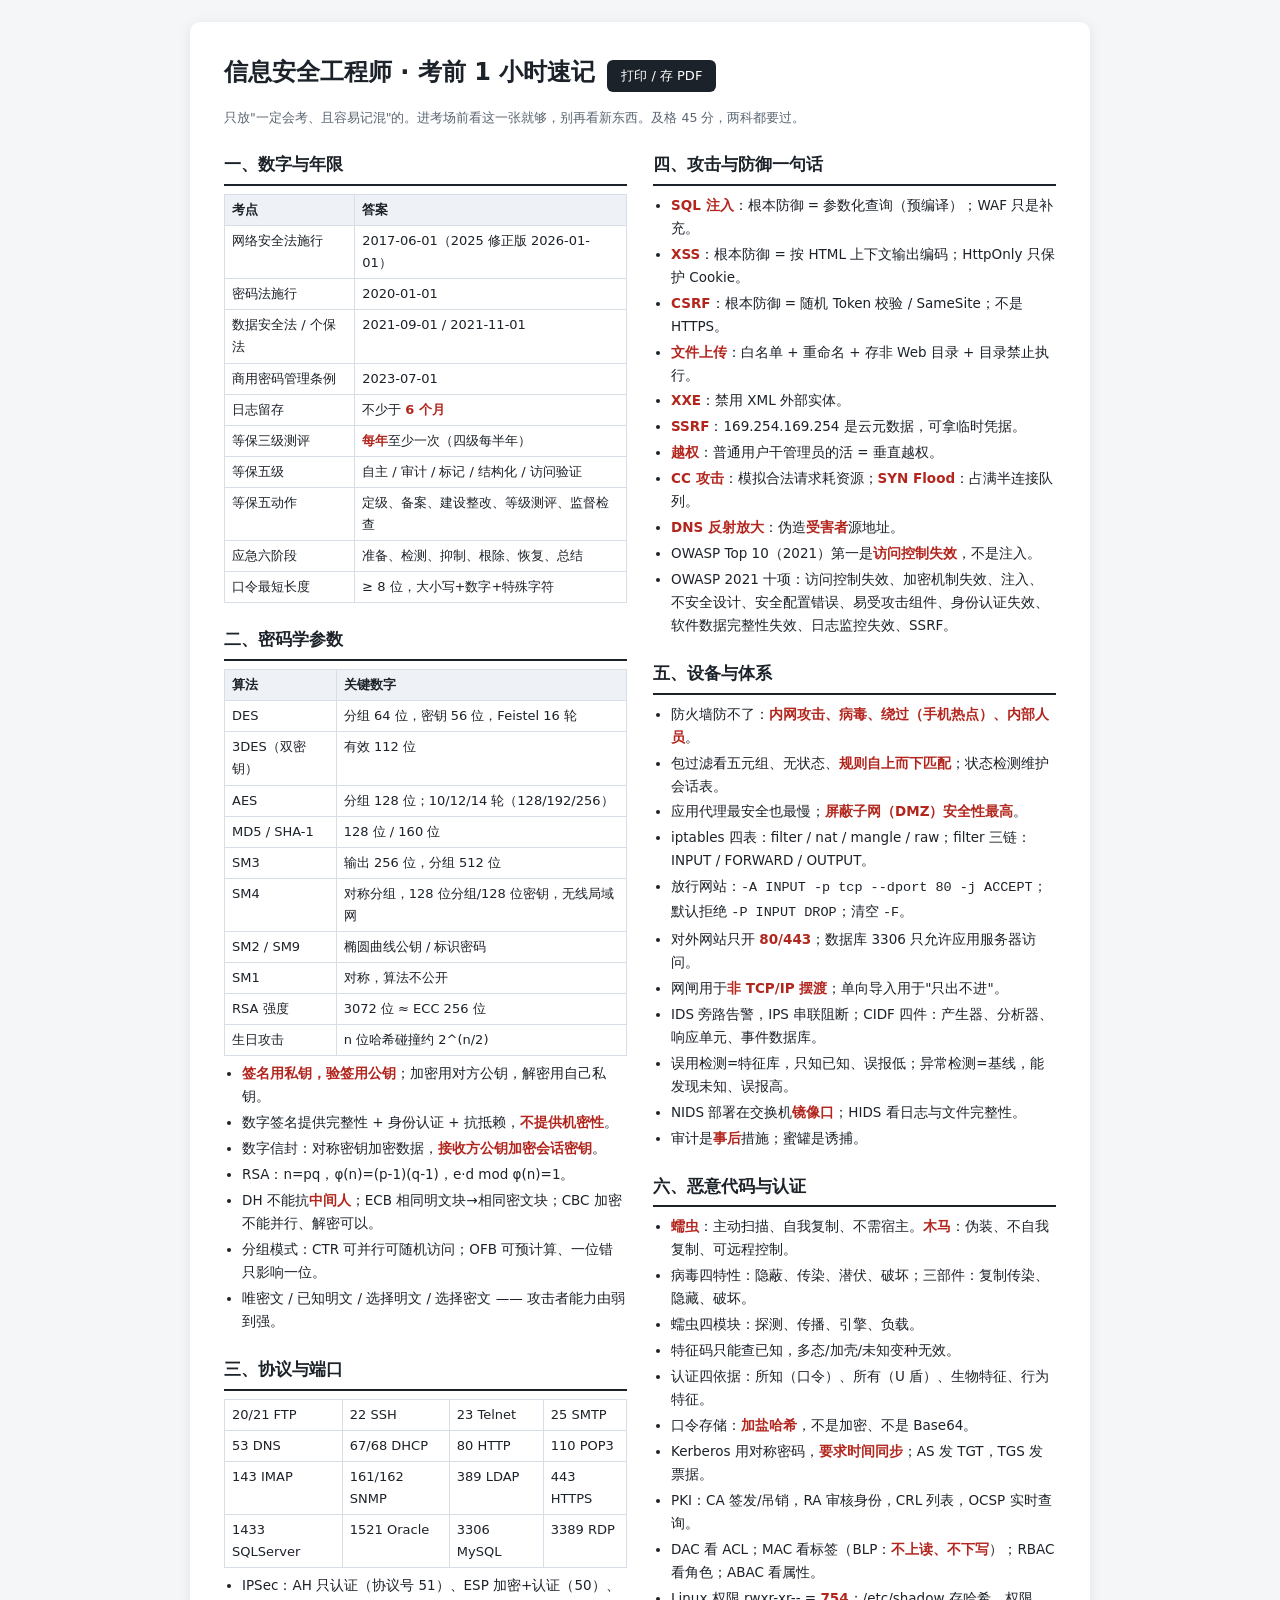
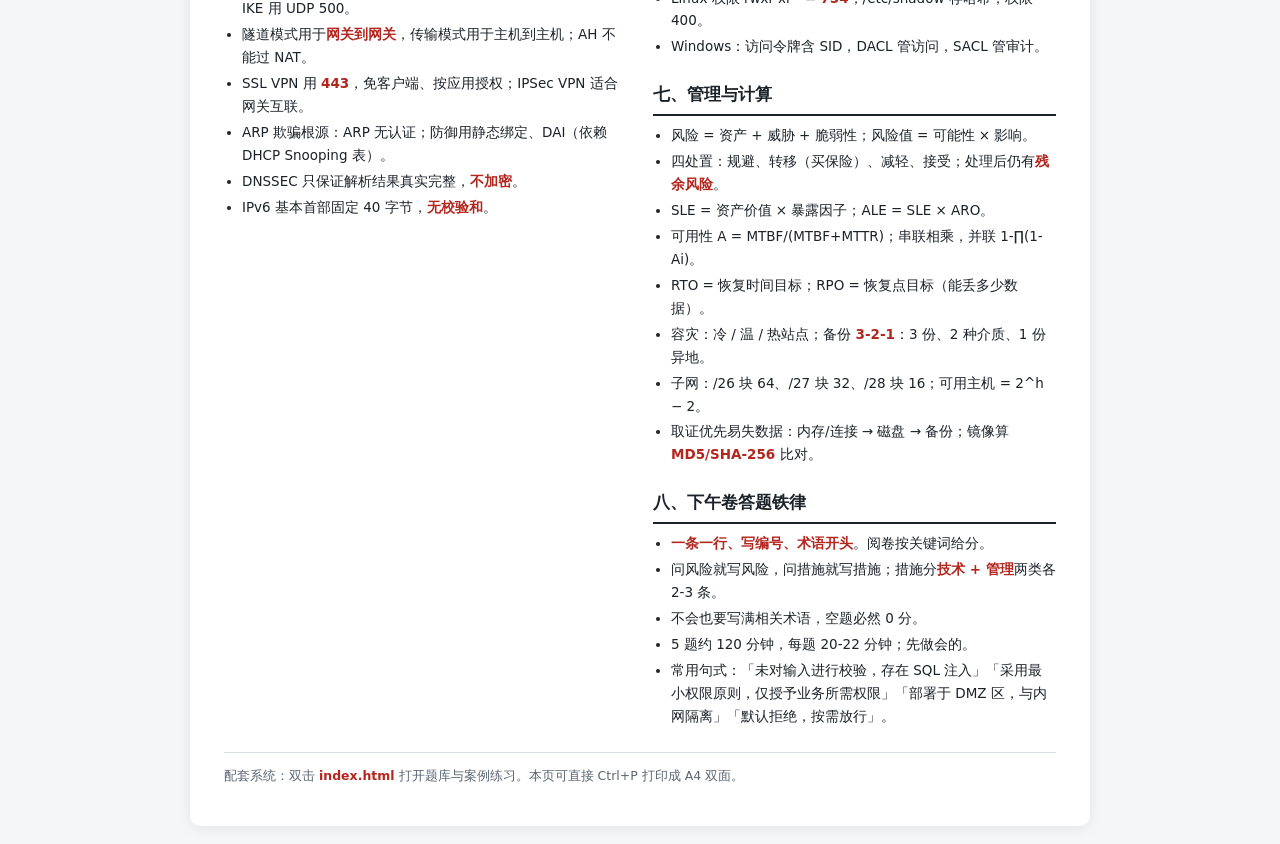
<file: cheatsheet.html>
<!DOCTYPE html>
<html lang="zh-CN">
<head>
<meta charset="UTF-8">
<meta name="viewport" content="width=device-width, initial-scale=1.0">
<title>信息安全工程师 · 考前 1 小时速记</title>
<style>
:root{--line:#d8dee6;--dim:#5b6672;--hi:#b3261e;--bg:#fff}
*{box-sizing:border-box;margin:0;padding:0}
body{background:#f4f6f8;color:#1c2229;font:14px/1.7 "Microsoft YaHei","PingFang SC",system-ui,sans-serif;padding:22px}
main{max-width:900px;margin:0 auto;background:var(--bg);padding:30px 34px 40px;border-radius:10px;box-shadow:0 2px 14px rgba(0,0,0,.08)}
h1{font-size:24px;margin-bottom:4px}
h2{font-size:17px;margin:22px 0 8px;padding-bottom:5px;border-bottom:2px solid #1c2229}
h3{font-size:14px;margin:12px 0 4px;color:var(--dim)}
p,li{font-size:13.5px}
ul{margin-left:18px;display:grid;gap:3px}
b{color:var(--hi)}
.grid{display:grid;grid-template-columns:1fr 1fr;gap:0 26px}
table{width:100%;border-collapse:collapse;font-size:13px;margin:6px 0}
th,td{border:1px solid var(--line);padding:4px 7px;text-align:left;vertical-align:top}
th{background:#eef1f5;font-weight:600}
.sub{color:var(--dim);font-size:12.5px}
.top{display:flex;align-items:baseline;gap:12px;flex-wrap:wrap;margin-bottom:10px}
.btn{background:#1c2229;color:#fff;border:none;border-radius:6px;padding:7px 14px;font-size:13px;cursor:pointer;font-family:inherit}
@media print{
  body{background:#fff;padding:0}
  main{box-shadow:none;border-radius:0;padding:0 8mm;max-width:none}
  .btn{display:none}
  h2{break-after:avoid}
  table,.grid>div{break-inside:avoid}
}
@media(max-width:700px){.grid{grid-template-columns:1fr}}
</style>
</head>
<body>
<main>
<div class="top">
  <h1>信息安全工程师 · 考前 1 小时速记</h1>
  <button class="btn" onclick="window.print()">打印 / 存 PDF</button>
</div>
<p class="sub">只放"一定会考、且容易记混"的。进考场前看这一张就够，别再看新东西。及格 45 分，两科都要过。</p>

<div class="grid">
<div>
<h2>一、数字与年限</h2>
<table>
<tr><th>考点</th><th>答案</th></tr>
<tr><td>网络安全法施行</td><td>2017-06-01（2025 修正版 2026-01-01）</td></tr>
<tr><td>密码法施行</td><td>2020-01-01</td></tr>
<tr><td>数据安全法 / 个保法</td><td>2021-09-01 / 2021-11-01</td></tr>
<tr><td>商用密码管理条例</td><td>2023-07-01</td></tr>
<tr><td>日志留存</td><td>不少于 <b>6 个月</b></td></tr>
<tr><td>等保三级测评</td><td><b>每年</b>至少一次（四级每半年）</td></tr>
<tr><td>等保五级</td><td>自主 / 审计 / 标记 / 结构化 / 访问验证</td></tr>
<tr><td>等保五动作</td><td>定级、备案、建设整改、等级测评、监督检查</td></tr>
<tr><td>应急六阶段</td><td>准备、检测、抑制、根除、恢复、总结</td></tr>
<tr><td>口令最短长度</td><td>≥ 8 位，大小写+数字+特殊字符</td></tr>
</table>

<h2>二、密码学参数</h2>
<table>
<tr><th>算法</th><th>关键数字</th></tr>
<tr><td>DES</td><td>分组 64 位，密钥 56 位，Feistel 16 轮</td></tr>
<tr><td>3DES（双密钥）</td><td>有效 112 位</td></tr>
<tr><td>AES</td><td>分组 128 位；10/12/14 轮（128/192/256）</td></tr>
<tr><td>MD5 / SHA-1</td><td>128 位 / 160 位</td></tr>
<tr><td>SM3</td><td>输出 256 位，分组 512 位</td></tr>
<tr><td>SM4</td><td>对称分组，128 位分组/128 位密钥，无线局域网</td></tr>
<tr><td>SM2 / SM9</td><td>椭圆曲线公钥 / 标识密码</td></tr>
<tr><td>SM1</td><td>对称，算法不公开</td></tr>
<tr><td>RSA 强度</td><td>3072 位 ≈ ECC 256 位</td></tr>
<tr><td>生日攻击</td><td>n 位哈希碰撞约 2^(n/2)</td></tr>
</table>
<ul>
<li><b>签名用私钥，验签用公钥</b>；加密用对方公钥，解密用自己私钥。</li>
<li>数字签名提供完整性 + 身份认证 + 抗抵赖，<b>不提供机密性</b>。</li>
<li>数字信封：对称密钥加密数据，<b>接收方公钥加密会话密钥</b>。</li>
<li>RSA：n=pq，φ(n)=(p-1)(q-1)，e·d mod φ(n)=1。</li>
<li>DH 不能抗<b>中间人</b>；ECB 相同明文块→相同密文块；CBC 加密不能并行、解密可以。</li>
<li>分组模式：CTR 可并行可随机访问；OFB 可预计算、一位错只影响一位。</li>
<li>唯密文 / 已知明文 / 选择明文 / 选择密文 —— 攻击者能力由弱到强。</li>
</ul>

<h2>三、协议与端口</h2>
<table>
<tr><td>20/21 FTP</td><td>22 SSH</td><td>23 Telnet</td><td>25 SMTP</td></tr>
<tr><td>53 DNS</td><td>67/68 DHCP</td><td>80 HTTP</td><td>110 POP3</td></tr>
<tr><td>143 IMAP</td><td>161/162 SNMP</td><td>389 LDAP</td><td>443 HTTPS</td></tr>
<tr><td>1433 SQLServer</td><td>1521 Oracle</td><td>3306 MySQL</td><td>3389 RDP</td></tr>
</table>
<ul>
<li>IPSec：AH 只认证（协议号 51）、ESP 加密+认证（50）、IKE 用 UDP 500。</li>
<li>隧道模式用于<b>网关到网关</b>，传输模式用于主机到主机；AH 不能过 NAT。</li>
<li>SSL VPN 用 <b>443</b>，免客户端、按应用授权；IPSec VPN 适合网关互联。</li>
<li>ARP 欺骗根源：ARP 无认证；防御用静态绑定、DAI（依赖 DHCP Snooping 表）。</li>
<li>DNSSEC 只保证解析结果真实完整，<b>不加密</b>。</li>
<li>IPv6 基本首部固定 40 字节，<b>无校验和</b>。</li>
</ul>
</div>

<div>
<h2>四、攻击与防御一句话</h2>
<ul>
<li><b>SQL 注入</b>：根本防御 = 参数化查询（预编译）；WAF 只是补充。</li>
<li><b>XSS</b>：根本防御 = 按 HTML 上下文输出编码；HttpOnly 只保护 Cookie。</li>
<li><b>CSRF</b>：根本防御 = 随机 Token 校验 / SameSite；不是 HTTPS。</li>
<li><b>文件上传</b>：白名单 + 重命名 + 存非 Web 目录 + 目录禁止执行。</li>
<li><b>XXE</b>：禁用 XML 外部实体。</li>
<li><b>SSRF</b>：169.254.169.254 是云元数据，可拿临时凭据。</li>
<li><b>越权</b>：普通用户干管理员的活 = 垂直越权。</li>
<li><b>CC 攻击</b>：模拟合法请求耗资源；<b>SYN Flood</b>：占满半连接队列。</li>
<li><b>DNS 反射放大</b>：伪造<b>受害者</b>源地址。</li>
<li>OWASP Top 10（2021）第一是<b>访问控制失效</b>，不是注入。</li>
<li>OWASP 2021 十项：访问控制失效、加密机制失效、注入、不安全设计、安全配置错误、易受攻击组件、身份认证失效、软件数据完整性失效、日志监控失效、SSRF。</li>
</ul>

<h2>五、设备与体系</h2>
<ul>
<li>防火墙防不了：<b>内网攻击、病毒、绕过（手机热点）、内部人员</b>。</li>
<li>包过滤看五元组、无状态、<b>规则自上而下匹配</b>；状态检测维护会话表。</li>
<li>应用代理最安全也最慢；<b>屏蔽子网（DMZ）安全性最高</b>。</li>
<li>iptables 四表：filter / nat / mangle / raw；filter 三链：INPUT / FORWARD / OUTPUT。</li>
<li>放行网站：<code>-A INPUT -p tcp --dport 80 -j ACCEPT</code>；默认拒绝 <code>-P INPUT DROP</code>；清空 <code>-F</code>。</li>
<li>对外网站只开 <b>80/443</b>；数据库 3306 只允许应用服务器访问。</li>
<li>网闸用于<b>非 TCP/IP 摆渡</b>；单向导入用于"只出不进"。</li>
<li>IDS 旁路告警，IPS 串联阻断；CIDF 四件：产生器、分析器、响应单元、事件数据库。</li>
<li>误用检测=特征库，只知已知、误报低；异常检测=基线，能发现未知、误报高。</li>
<li>NIDS 部署在交换机<b>镜像口</b>；HIDS 看日志与文件完整性。</li>
<li>审计是<b>事后</b>措施；蜜罐是诱捕。</li>
</ul>

<h2>六、恶意代码与认证</h2>
<ul>
<li><b>蠕虫</b>：主动扫描、自我复制、不需宿主。<b>木马</b>：伪装、不自我复制、可远程控制。</li>
<li>病毒四特性：隐蔽、传染、潜伏、破坏；三部件：复制传染、隐藏、破坏。</li>
<li>蠕虫四模块：探测、传播、引擎、负载。</li>
<li>特征码只能查已知，多态/加壳/未知变种无效。</li>
<li>认证四依据：所知（口令）、所有（U 盾）、生物特征、行为特征。</li>
<li>口令存储：<b>加盐哈希</b>，不是加密、不是 Base64。</li>
<li>Kerberos 用对称密码，<b>要求时间同步</b>；AS 发 TGT，TGS 发票据。</li>
<li>PKI：CA 签发/吊销，RA 审核身份，CRL 列表，OCSP 实时查询。</li>
<li>DAC 看 ACL；MAC 看标签（BLP：<b>不上读、不下写</b>）；RBAC 看角色；ABAC 看属性。</li>
<li>Linux 权限 rwxr-xr-- = <b>754</b>；/etc/shadow 存哈希，权限 400。</li>
<li>Windows：访问令牌含 SID，DACL 管访问，SACL 管审计。</li>
</ul>

<h2>七、管理与计算</h2>
<ul>
<li>风险 = 资产 + 威胁 + 脆弱性；风险值 = 可能性 × 影响。</li>
<li>四处置：规避、转移（买保险）、减轻、接受；处理后仍有<b>残余风险</b>。</li>
<li>SLE = 资产价值 × 暴露因子；ALE = SLE × ARO。</li>
<li>可用性 A = MTBF/(MTBF+MTTR)；串联相乘，并联 1-∏(1-Ai)。</li>
<li>RTO = 恢复时间目标；RPO = 恢复点目标（能丢多少数据）。</li>
<li>容灾：冷 / 温 / 热站点；备份 <b>3-2-1</b>：3 份、2 种介质、1 份异地。</li>
<li>子网：/26 块 64、/27 块 32、/28 块 16；可用主机 = 2^h − 2。</li>
<li>取证优先易失数据：内存/连接 → 磁盘 → 备份；镜像算 <b>MD5/SHA-256</b> 比对。</li>
</ul>

<h2>八、下午卷答题铁律</h2>
<ul>
<li><b>一条一行、写编号、术语开头</b>。阅卷按关键词给分。</li>
<li>问风险就写风险，问措施就写措施；措施分<b>技术 + 管理</b>两类各 2-3 条。</li>
<li>不会也要写满相关术语，空题必然 0 分。</li>
<li>5 题约 120 分钟，每题 20-22 分钟；先做会的。</li>
<li>常用句式：「未对输入进行校验，存在 SQL 注入」「采用最小权限原则，仅授予业务所需权限」「部署于 DMZ 区，与内网隔离」「默认拒绝，按需放行」。 </li>
</ul>
</div>
</div>

<hr style="margin:24px 0 12px;border:none;border-top:1px solid var(--line)">
<p class="sub">配套系统：双击 <b>index.html</b> 打开题库与案例练习。本页可直接 Ctrl+P 打印成 A4 双面。</p>
</main>
</body>
</html>
</file>
